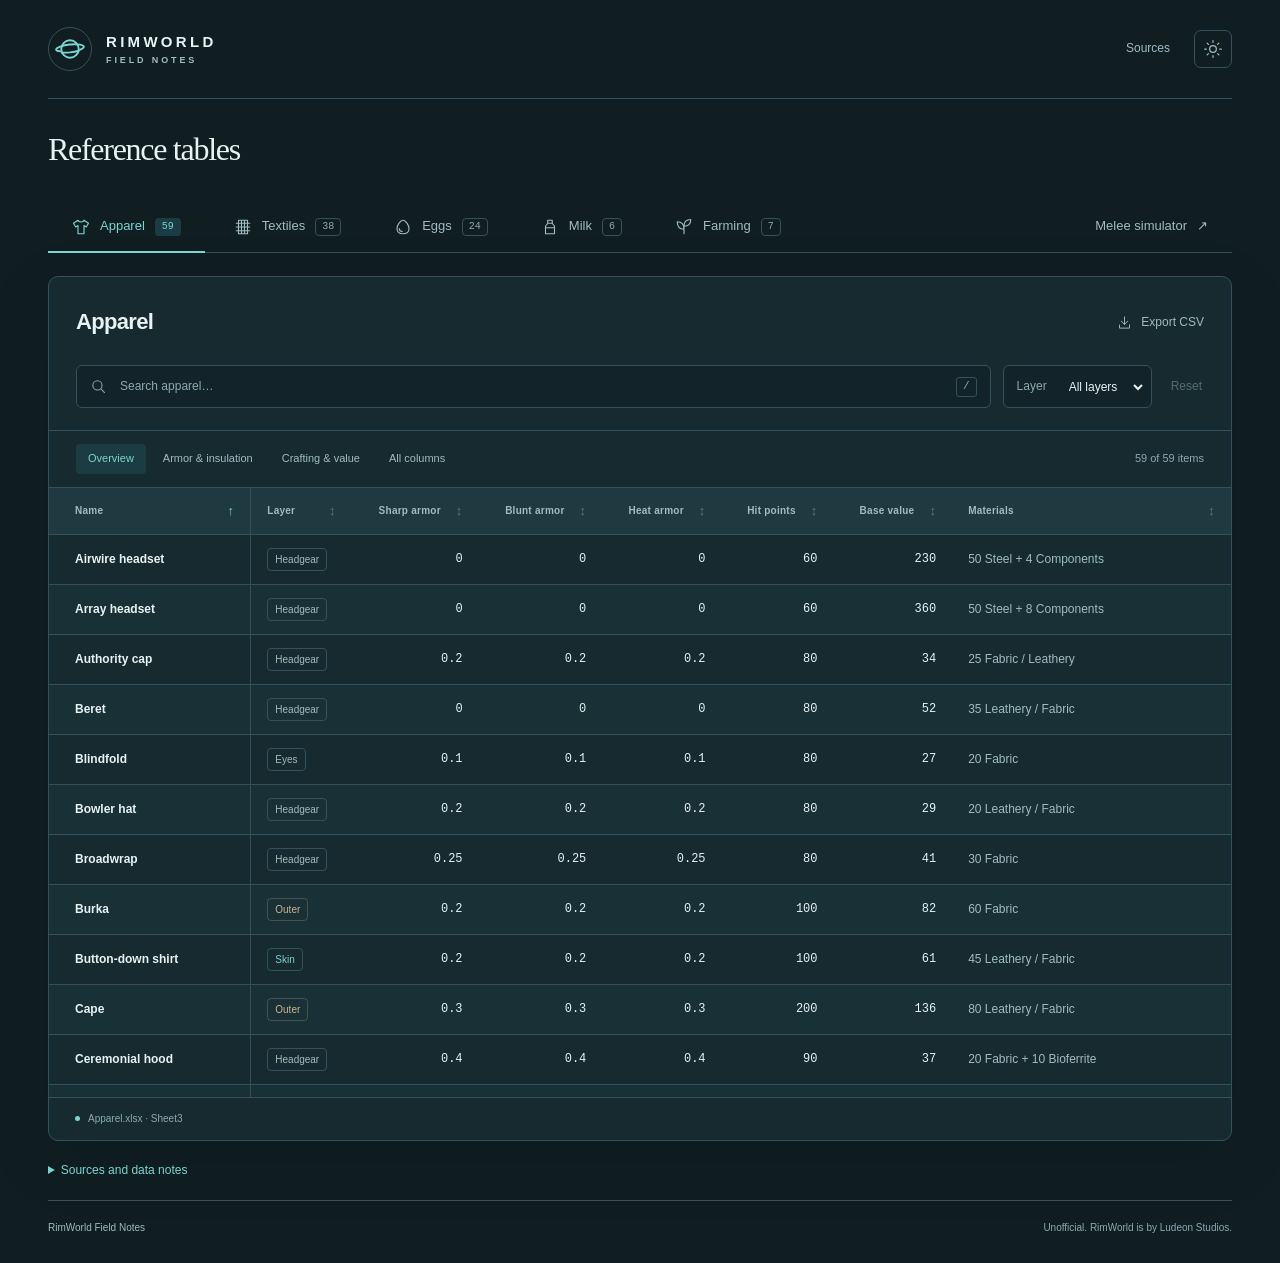
<file: site/index.html>
<!doctype html>
<html lang="en" data-theme="dark">
  <head>
    <meta charset="utf-8">
    <meta name="viewport" content="width=device-width, initial-scale=1">
    <meta name="color-scheme" content="dark light">
    <meta name="description" content="Searchable RimWorld reference tables for apparel, textiles, egg-laying animals, milk-producing animals, and farming.">
    <title>Reference tables · RimWorld Field Notes</title>
    <link rel="icon" type="image/svg+xml" href="./assets/favicon.svg">
    <link rel="stylesheet" href="./assets/styles.css">
    <script src="./assets/data.js" defer></script>
    <script src="./assets/app.js" defer></script>
  </head>
  <body>
    <a class="skip-link" href="#reference">Skip to reference tables</a>
    <svg class="icon-library" xmlns="http://www.w3.org/2000/svg" aria-hidden="true">
      <symbol id="icon-planet" viewBox="0 0 24 24"><circle cx="12" cy="12" r="7"/><path d="M4.1 13.8c-2.1-.1-3.2-.6-3.2-1.4 0-1.6 5-3.4 11.1-4s11.1.2 11.1 1.8c0 .8-1.2 1.7-3.3 2.5M5.3 14.9c2 .1 4.3 0 6.7-.2 2.7-.3 5.2-.8 7.1-1.3"/></symbol>
      <symbol id="icon-shirt" viewBox="0 0 24 24"><path d="m8 3-6 4 3 5 3-2v11h8V10l3 2 3-5-6-4c-1 3-7 3-8 0Z"/></symbol>
      <symbol id="icon-textile" viewBox="0 0 24 24"><path d="M6 3h12v18H6zM3 7h18M3 12h18M3 17h18M10 3v18M14 3v18"/></symbol>
      <symbol id="icon-egg" viewBox="0 0 24 24"><path d="M20 14c0 4.5-3.6 7-8 7s-8-2.5-8-7S8.5 3 12 3s8 6.5 8 11Z"/><path d="M7 14c0 2.2 1.6 4 4 4"/></symbol>
      <symbol id="icon-milk" viewBox="0 0 24 24"><path d="M9 3h6v4l3 4v10H6V11l3-4V3ZM9 7h6M6 13h12"/></symbol>
      <symbol id="icon-plant" viewBox="0 0 24 24"><path d="M12 21V10M12 15C5 15 3 11 3 5c6 0 9 3 9 10ZM12 11c0-6 3-9 9-9 0 6-3 9-9 9Z"/></symbol>
      <symbol id="icon-search" viewBox="0 0 24 24"><circle cx="10.5" cy="10.5" r="6.5"/><path d="m16 16 4.5 4.5"/></symbol>
      <symbol id="icon-sun" viewBox="0 0 24 24"><circle cx="12" cy="12" r="4"/><path d="M12 2v2m0 16v2M2 12h2m16 0h2M5 5l1.5 1.5m11 11L19 19M5 19l1.5-1.5m11-11L19 5"/></symbol>
      <symbol id="icon-moon" viewBox="0 0 24 24"><path d="M20.8 13.5A9 9 0 0 1 10.5 3.2a9 9 0 1 0 10.3 10.3Z"/></symbol>
      <symbol id="icon-arrow" viewBox="0 0 24 24"><path d="M5 12h14m-6-6 6 6-6 6"/></symbol>
      <symbol id="icon-close" viewBox="0 0 24 24"><path d="m6 6 12 12M6 18 18 6"/></symbol>
      <symbol id="icon-download" viewBox="0 0 24 24"><path d="M12 3v12m-5-5 5 5 5-5M4 16v5h16v-5"/></symbol>
      <symbol id="icon-info" viewBox="0 0 24 24"><circle cx="12" cy="12" r="9"/><path d="M12 11v6m0-10v.1"/></symbol>
    </svg>

    <header class="site-header">
      <a class="brand" href="./" aria-label="RimWorld Field Notes home">
        <span class="brand-mark"><svg class="icon" aria-hidden="true"><use href="#icon-planet"/></svg></span>
        <span><strong>RIMWORLD</strong><span class="brand-subtitle">FIELD NOTES</span></span>
      </a>
      <div class="header-actions">
        <a href="#source-notes" class="source-link">Sources</a>
        <button class="icon-button" id="theme-toggle" type="button" aria-label="Switch to light theme" title="Switch to light theme"><svg class="icon" aria-hidden="true"><use href="#icon-sun"/></svg></button>
      </div>
    </header>

    <main id="reference">
      <section class="page-intro reference-intro" aria-labelledby="page-title">
        <h1 id="page-title">Reference tables</h1>
      </section>

      <nav class="dataset-nav" aria-label="Reference sections">
        <button class="dataset-button active" type="button" data-dataset="apparel" aria-pressed="true"><svg class="icon" aria-hidden="true"><use href="#icon-shirt"/></svg>Apparel<span class="dataset-count" id="apparel-count">59</span></button>
        <button class="dataset-button" type="button" data-dataset="textiles" aria-pressed="false"><svg class="icon" aria-hidden="true"><use href="#icon-textile"/></svg>Textiles<span class="dataset-count" id="textiles-count">38</span></button>
        <button class="dataset-button" type="button" data-dataset="eggs" aria-pressed="false"><svg class="icon" aria-hidden="true"><use href="#icon-egg"/></svg>Eggs<span class="dataset-count" id="eggs-count">24</span></button>
        <button class="dataset-button" type="button" data-dataset="milk" aria-pressed="false"><svg class="icon" aria-hidden="true"><use href="#icon-milk"/></svg>Milk<span class="dataset-count" id="milk-count">6</span></button>
        <button class="dataset-button" type="button" data-dataset="farming" aria-pressed="false"><svg class="icon" aria-hidden="true"><use href="#icon-plant"/></svg>Farming<span class="dataset-count" id="farming-count">7</span></button>
        <a href="./melee.html" class="dataset-button dataset-link">Melee simulator <span aria-hidden="true">↗</span></a>
      </nav>

      <section class="reference-panel" aria-labelledby="table-title">
        <div class="panel-heading">
          <h2 id="table-title">Apparel</h2>
          <button class="text-button export-button" id="export-csv" type="button"><svg class="icon" aria-hidden="true"><use href="#icon-download"/></svg>Export CSV</button>
        </div>

        <div class="filter-toolbar">
          <label class="search-box"><svg class="icon" aria-hidden="true"><use href="#icon-search"/></svg><span class="sr-only">Search all fields in the current table</span><input id="search" type="search" placeholder="Search apparel…" autocomplete="off" spellcheck="false"><kbd aria-hidden="true">/</kbd></label>
          <label class="category-filter"><span id="category-label">Layer</span><select id="category" aria-labelledby="category-label"><option value="">All layers</option></select></label>
          <div class="extra-filters" id="extra-filters"></div>
          <button class="reset-button" id="reset-filters" type="button" disabled>Reset</button>
        </div>

        <div class="view-toolbar"><div class="column-views" id="column-views" role="group" aria-label="Column views"></div><span class="result-count" id="result-count" role="status" aria-live="polite"></span></div>

        <div class="table-scroll" id="table-scroll" role="region" aria-label="Apparel table; scroll for more columns" tabindex="0">
          <table id="reference-table"><caption class="sr-only" id="table-caption">Apparel from Apparel.xlsx. Select a column heading to sort or an item name to see every field.</caption><thead id="table-head"></thead><tbody id="table-body"></tbody></table>
        </div>
        <div id="empty-state" class="empty-state" hidden><p>No results.</p><button type="button" class="text-button" id="empty-reset">Clear filters</button></div>
        <div class="table-footer"><span><span class="footer-dot"></span><span id="source-label">Apparel.xlsx</span></span></div>
      </section>

      <details class="source-notes" id="source-notes">
        <summary>Sources and data notes</summary>
        <p class="data-note">Values as supplied. — = blank source cell.</p>
        <div class="notes-grid" id="equipment-data-notes"><p>Armor is unadjusted for material or quality. × = multiplier; °C = fixed temperature.</p></div>
        <div class="notes-grid" id="egg-data-notes" hidden><p>Maximum output per female; 60-day year. Female and breeder feed are separate. Male ratios are approximate. Male requirements refer to laying, not hatching. Percentages may exceed 100%.</p></div>
        <div class="notes-grid" id="milk-data-notes" hidden><p>Estimated output and feed per adult female; 60-day year. Feed efficiency and hay needs are not recalculated.</p></div>
        <div class="notes-grid" id="farming-data-notes" hidden><p>Displayed and actual grow times are separate. Blank Hydroponics values remain blank.</p></div>
        <div class="source-downloads"><a href="./sources/Apparel.xlsx" download>Apparel.xlsx<svg class="icon" aria-hidden="true"><use href="#icon-download"/></svg></a><a href="./sources/Textiles.xlsx" download>Textiles.xlsx<svg class="icon" aria-hidden="true"><use href="#icon-download"/></svg></a><a href="./sources/rimworld_egg_laying_animals_comparison.csv" download>Eggs CSV<svg class="icon" aria-hidden="true"><use href="#icon-download"/></svg></a><a href="./sources/rimworld_milk_producing_animals_comparison.csv" download>Milk CSV<svg class="icon" aria-hidden="true"><use href="#icon-download"/></svg></a><a href="./sources/rimworld_raw_food_crop_productivity_revised.csv" download>Farming CSV<svg class="icon" aria-hidden="true"><use href="#icon-download"/></svg></a></div>
      </details>
      <noscript><p class="noscript-message">JavaScript is required for table controls.</p></noscript>
    </main>

    <footer class="site-footer"><span>RimWorld Field Notes</span><span>Unofficial. RimWorld is by Ludeon Studios.</span></footer>

    <dialog id="detail-dialog" class="detail-dialog" aria-labelledby="detail-title">
      <div class="detail-header"><div><p class="eyebrow" id="detail-category"></p><h2 id="detail-title"></h2></div><button type="button" id="close-detail" class="icon-button" aria-label="Close item details"><svg class="icon" aria-hidden="true"><use href="#icon-close"/></svg></button></div>
      <dl id="detail-fields" class="detail-fields"></dl>
      <p class="detail-source" id="detail-source"></p>
    </dialog>
  </body>
</html>
</file>
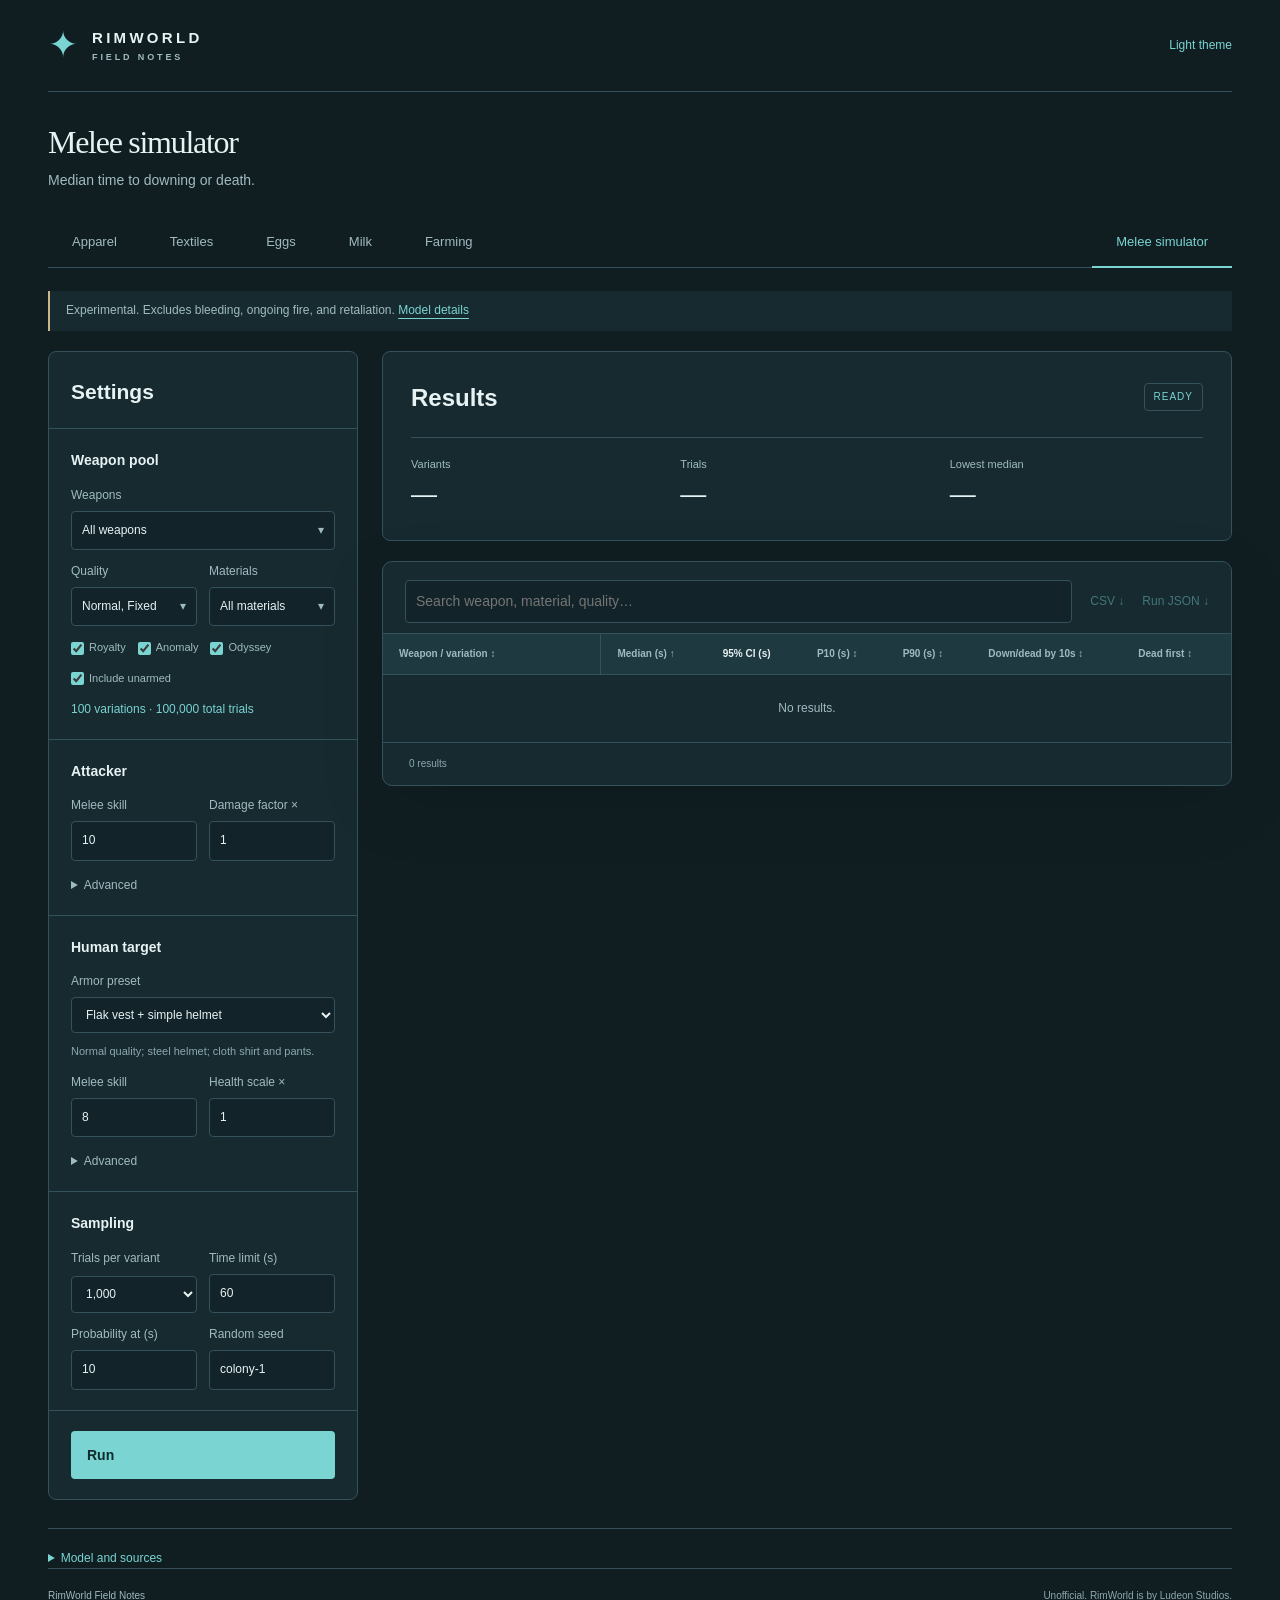
<file: site/melee.html>
<!doctype html>
<html lang="en" data-theme="dark">
<head>
  <meta charset="utf-8">
  <meta name="viewport" content="width=device-width, initial-scale=1">
  <meta name="color-scheme" content="dark light">
  <meta name="description" content="A reproducible, wiki-based Monte Carlo comparison of RimWorld melee weapons using time to incapacitation.">
  <title>Melee simulator · RimWorld Field Notes</title>
  <link rel="icon" type="image/svg+xml" href="./assets/favicon.svg">
  <link rel="stylesheet" href="./assets/styles.css">
  <link rel="stylesheet" href="./assets/melee.css">
  <script src="./assets/melee-data.js" defer></script>
  <script src="./assets/melee-engine.js" defer></script>
  <script src="./assets/melee-app.js" defer></script>
</head>
<body>
  <a class="skip-link" href="#lab">Skip to simulator</a>
  <header class="site-header simulator-header">
    <a class="brand" href="./index.html"><span class="lab-mark" aria-hidden="true">✦</span><span><strong>RIMWORLD</strong><span class="brand-subtitle">FIELD NOTES</span></span></a>
    <div class="header-actions"><button id="theme-toggle" class="text-button" type="button" aria-label="Switch to light theme">Light theme</button></div>
  </header>
  <main id="lab">
    <section class="page-intro lab-intro">
      <div><h1>Melee simulator</h1><p class="intro-copy">Median time to downing or death.</p></div>
    </section>
    <nav class="dataset-nav simulator-nav" aria-label="Reference sections">
      <a class="dataset-button" href="./index.html#apparel">Apparel</a>
      <a class="dataset-button" href="./index.html#textiles">Textiles</a>
      <a class="dataset-button" href="./index.html#eggs">Eggs</a>
      <a class="dataset-button" href="./index.html#milk">Milk</a>
      <a class="dataset-button" href="./index.html#farming">Farming</a>
      <a class="dataset-button dataset-link active" href="#lab" aria-current="page">Melee simulator</a>
    </nav>
    <aside class="model-notice">Experimental. Excludes bleeding, ongoing fire, and retaliation. <a href="#method">Model details</a></aside>
    <div class="lab-layout">
      <form id="sim-form" class="settings-panel">
        <fieldset id="settings">
          <legend class="sr-only">Simulation settings</legend>
          <div class="settings-heading"><h2>Settings</h2></div>
          <div class="setting-section">
            <h3>Weapon pool</h3>
            <div class="multi-field"><span id="weapons-label">Weapons</span><details class="multi-picker" id="weapons-picker"><summary aria-labelledby="weapons-label weapons-summary"><span id="weapons-summary">All weapons</span></summary><div class="multi-menu"><div class="multi-actions"><button type="button" id="weapons-all">All</button><button type="button" id="weapons-clear">Clear</button></div><div class="option-list" id="weapons-options" role="group" aria-label="Weapons"></div></div></details></div>
            <div class="field-pair">
              <div class="multi-field"><span id="qualities-label">Quality</span><details class="multi-picker" id="qualities-picker"><summary aria-labelledby="qualities-label qualities-summary"><span id="qualities-summary">Normal, Fixed</span></summary><div class="multi-menu"><div class="multi-actions"><button type="button" id="qualities-all">All</button><button type="button" id="qualities-clear">Clear</button></div><div class="option-list" id="qualities-options" role="group" aria-label="Quality"></div></div></details></div>
              <div class="multi-field"><span id="materials-label">Materials</span><details class="multi-picker" id="materials-picker"><summary aria-labelledby="materials-label materials-summary"><span id="materials-summary">All materials</span></summary><div class="multi-menu"><div class="multi-actions"><button type="button" id="materials-all">All</button><button type="button" id="materials-clear">Clear</button></div><div class="option-list" id="materials-options" role="group" aria-label="Materials"></div></div></details></div>
            </div>
            <div class="check-row" role="group" aria-label="Enabled DLC"><label><input type="checkbox" id="dlc-Royalty" checked> Royalty</label><label><input type="checkbox" id="dlc-Anomaly" checked> Anomaly</label><label><input type="checkbox" id="dlc-Odyssey" checked> Odyssey</label></div>
            <label class="check-label"><input type="checkbox" id="unarmed" checked> Include unarmed</label>
            <p class="pool-count" id="pool-count" role="status"></p>
          </div>
          <div class="setting-section">
            <h3>Attacker</h3>
            <div class="field-pair"><label>Melee skill<input id="skill" type="number" min="0" max="20" step="1" value="10" required></label><label>Damage factor ×<input id="damageFactor" type="number" min="0.1" max="5" step="0.05" value="1" required></label></div>
            <details class="advanced"><summary>Advanced</summary><div class="field-pair"><label>Manipulation ×<input id="manipulation" type="number" min="0.1" max="2" step="0.05" value="1" required></label><label>Sight ×<input id="sight" type="number" min="0.1" max="2" step="0.05" value="1" required></label><label>Skill offset<input id="skillOffset" type="number" min="-20" max="20" step="1" value="0" title="Brawler: +4" required></label><label>Cooldown factor ×<input id="cooldownFactor" type="number" min="0.1" max="5" step="0.05" value="1" title="Lower values mean faster attacks" required></label></div></details>
          </div>
          <div class="setting-section">
            <h3>Human target</h3>
            <label>Armor preset<select id="armor"><option value="none">Unarmored</option><option value="flak" selected>Flak vest + simple helmet</option><option value="marine">Marine armor + marine helmet</option></select></label>
            <p class="field-help" id="armor-description"></p>
            <div class="field-pair"><label>Melee skill<input id="targetSkill" type="number" min="0" max="20" step="1" value="8" required></label><label>Health scale ×<input id="healthScale" type="number" min="0.1" max="5" step="0.05" value="1" required></label></div>
            <details class="advanced"><summary>Advanced</summary><div class="field-pair"><label>Initial moving ×<input id="targetMoving" type="number" min="0.2" max="2" step="0.05" value="1" required></label><label>Initial sight ×<input id="targetSight" type="number" min="0.1" max="2" step="0.05" value="1" required></label><label>Dodge skill offset<input id="dodgeOffset" type="number" min="-20" max="30" step="1" value="0" title="Nimble: +15" required></label><label>Pain factor ×<input id="painFactor" type="number" min="0" max="3" step="0.05" value="1" title="0 disables pain" required></label><label>Pain shock threshold<input id="painThreshold" type="number" min="0.1" max="2" step="0.05" value="0.8" title="Values above 1 prevent pain shock" required></label><label>Incoming damage ×<input id="incomingFactor" type="number" min="0.1" max="5" step="0.05" value="1" required></label></div></details>
          </div>
          <div class="setting-section">
            <h3>Sampling</h3>
            <div class="field-pair"><label>Trials per variant<select id="trials"><option value="100">100</option><option value="1000" selected>1,000</option><option value="5000">5,000</option><option value="10000">10,000</option></select></label><label>Time limit (s)<input id="limit" type="number" min="10" max="300" step="1" value="60" required></label><label>Probability at (s)<input id="horizon" type="number" min="1" max="300" step="1" value="10" required></label><label>Random seed<input id="seed" type="text" maxlength="100" value="colony-1" title="Same seed and settings reproduce the trials" required autocomplete="off" spellcheck="false"></label></div>
          </div>
        </fieldset>
        <div class="run-controls"><button class="run-button" id="run" type="submit">Run</button><button id="cancel" class="text-button" type="button" hidden>Stop</button><p id="form-error" class="form-error" role="alert" hidden></p></div>
      </form>
      <div class="results-column">
        <section class="run-panel" aria-labelledby="run-title">
          <div class="run-topline"><h2 id="run-title">Results</h2><span id="run-badge" class="status-badge">READY</span></div>
          <p id="run-description" hidden></p>
          <progress id="run-progress" value="0" max="100" aria-label="Comparison progress" hidden></progress>
          <p id="run-status" role="status" aria-live="polite"></p>
          <div class="run-metrics"><div><span>Variants</span><strong id="metric-variants">—</strong></div><div><span>Trials</span><strong id="metric-trials">—</strong></div><div><span>Lowest median</span><strong id="metric-median">—</strong></div></div>
        </section>
        <section class="reference-panel lab-results" aria-label="Weapon comparison">
          <div class="lab-table-toolbar"><label class="lab-search"><span class="sr-only">Search completed results</span><input type="search" id="result-search" placeholder="Search weapon, material, quality…" autocomplete="off"></label><button type="button" class="text-button" id="export-csv" disabled>CSV ↓</button><button type="button" class="text-button" id="export-json" disabled>Run JSON ↓</button></div>
          <div class="table-scroll" role="region" aria-label="Simulation results; scroll for more columns" tabindex="0">
            <table id="results-table"><caption class="sr-only">Melee weapon comparison, initially sorted by median time to incapacitation, fastest first. Not reached means the requested percentile exceeds the time limit.</caption><thead><tr><th scope="col" data-sort="weapon" aria-sort="none"><button type="button">Weapon / variation ↕</button></th><th scope="col" data-sort="median" aria-sort="ascending"><button type="button">Median (s) ↑</button></th><th scope="col" title="95% confidence interval for the model median; sampling uncertainty only">95% CI (s)</th><th scope="col" data-sort="p10" aria-sort="none"><button type="button">P10 (s) ↕</button></th><th scope="col" data-sort="p90" aria-sort="none"><button type="button">P90 (s) ↕</button></th><th scope="col" data-sort="byHorizon" aria-sort="none"><button type="button" id="horizon-heading">Down/dead by 10s ↕</button></th><th scope="col" data-sort="deathFraction" aria-sort="none"><button type="button">Dead first ↕</button></th><th scope="col" data-sort="censored" aria-sort="none"><button type="button">Timeouts ↕</button></th></tr></thead><tbody id="results-body"></tbody></table>
          </div>
          <div id="results-empty" class="lab-empty">No results.</div>
          <div class="table-footer"><span id="results-count">0 results</span></div>
        </section>
        <section id="variant-detail" class="variant-panel" aria-labelledby="variant-title" hidden>
          <div class="run-topline"><h2 id="variant-title"></h2><a id="variant-source" target="_blank" rel="noopener noreferrer">Wiki ↗</a></div>
          <p id="variant-subtitle"></p><p id="variant-special" class="special-note" hidden></p>
          <h3>Cumulative incapacitation (%)</h3>
          <svg id="distribution" viewBox="0 0 680 220" role="img" aria-labelledby="chart-title chart-description"><title id="chart-title">Cumulative incapacitation over time</title><desc id="chart-description"></desc></svg>
          <p id="variant-probabilities"></p>
          <h3>Attack mix</h3><div class="mix-scroll"><table class="attack-mix"><thead><tr><th scope="col">Attack</th><th scope="col">Damage</th><th scope="col">AP</th><th scope="col">Cooldown</th><th scope="col">Selection</th></tr></thead><tbody id="attack-mix"></tbody></table></div>
          <details class="trial-example"><summary>Trial log</summary><div class="example-controls"><label>Trial<input type="number" id="example-number" min="1" max="1000" value="1" step="1"></label><button class="text-button" type="button" id="example-show">Show</button></div><p id="example-summary"></p><ol id="example-log"></ol></details>
        </section>
      </div>
    </div>
    <details class="method-panel" id="method">
      <summary>Model and sources</summary>
      <p id="snapshot-description"></p>
      <ul>
        <li>First swing: 0 s. Each trial starts with a fresh human target.</li>
        <li>Incapacitation: death, pain shock, consciousness &lt;30%, or moving ≤15%. Stun does not count.</li>
        <li>Timeouts remain in all percentiles. “Not reached” means the percentile exceeds the time limit.</li>
        <li>95% intervals measure sampling uncertainty, not model accuracy.</li>
        <li>“Dead first” counts deaths before downing, divided by all trials.</li>
        <li>Fixed = no quality variation. No material = no material variation. Unarmed is selected separately.</li>
      </ul>
      <p><a href="https://github.com/ttdow/rimworld-reference/blob/main/docs/melee-model.md" target="_blank" rel="noopener noreferrer">Full model specification and limitations ↗</a></p>
      <details class="source-revisions"><summary>Wiki revisions</summary><p>RimWorld Wiki contributors · <a href="https://creativecommons.org/licenses/by-sa/3.0/">CC BY-SA 3.0</a></p><ul id="source-list"></ul></details>
    </details>
    <noscript><p class="noscript-message">JavaScript is required.</p></noscript>
  </main>
  <footer class="site-footer"><span>RimWorld Field Notes</span><span>Unofficial. RimWorld is by Ludeon Studios.</span></footer>
</body>
</html>
</file>
<file: site/assets/styles.css>
@charset "UTF-8";

:root {
  color-scheme: dark;
  --bg: #101e22;
  --panel: #162a30;
  --panel-alt: #1b3238;
  --input: #122329;
  --text: #e7f2f3;
  --muted: #a0bbc0;
  --subtle: #8da9b0;
  --line: #35515b;
  --accent: #79d4d2;
  --accent-text: #102a2e;
  --accent-wash: #1b3c42;
  --gold: #cbb58b;
  --hover: #203c44;
  --table-head: #1f3941;
  --table-row: #193037;
  --shadow: 0 20px 65px #0002;
  font-family: "Segoe UI", -apple-system, BlinkMacSystemFont, sans-serif;
  font-synthesis: none;
  text-rendering: optimizeLegibility;
}

:root[data-theme="light"] {
  color-scheme: light;
  --bg: #edf6f7;
  --panel: #fbfefe;
  --panel-alt: #eff7f8;
  --input: #f7fcfc;
  --text: #183a43;
  --muted: #486870;
  --subtle: #536f77;
  --line: #c8dce0;
  --accent: #16666b;
  --accent-text: #f1fcfc;
  --accent-wash: #d9eff0;
  --gold: #82673b;
  --hover: #e2f1f2;
  --table-head: #e2f0f2;
  --table-row: #f0f8f9;
  --shadow: 0 20px 65px #153b4508;
}

* { box-sizing: border-box; }
html { scroll-behavior: smooth; scroll-padding-top: 24px; }
body { margin: 0; background: var(--bg); color: var(--text); font-size: 14px; line-height: 1.6; }
button, input, select { font: inherit; }
button, select { cursor: pointer; }
button, a, input, select { -webkit-tap-highlight-color: transparent; }
button { color: inherit; }
a { color: var(--accent); text-decoration-thickness: 1px; text-underline-offset: 4px; }
button { border: 0; }
button:disabled { cursor: default; opacity: .45; }
:focus-visible { outline: 2px solid var(--accent); outline-offset: 4px; }
[hidden] { display: none !important; }
.icon-library { position: absolute; width: 0; height: 0; overflow: hidden; }
.icon { width: 20px; height: 20px; fill: none; stroke: currentColor; stroke-width: 1.5; stroke-linecap: round; stroke-linejoin: round; flex: none; }
.sr-only { position: absolute; width: 1px; height: 1px; padding: 0; margin: -1px; overflow: hidden; clip: rect(0, 0, 0, 0); white-space: nowrap; border: 0; }
.skip-link { position: fixed; top: -80px; left: 20px; z-index: 100; padding: 12px 20px; background: var(--accent); color: var(--accent-text); }
.skip-link:focus { top: 16px; }

.site-header, main, .site-footer { width: min(1480px, calc(100% - 96px)); margin-inline: auto; }
.site-header { display: flex; justify-content: space-between; align-items: center; padding-block: 27px; border-bottom: 1px solid var(--line); }
.brand { display: inline-flex; align-items: center; gap: 14px; color: var(--text); text-decoration: none; }
.brand-mark { display: grid; place-items: center; width: 44px; height: 44px; color: var(--accent); border: 1px solid var(--line); border-radius: 50%; }
.brand-mark .icon { width: 30px; height: 30px; }
.brand strong { display: block; font-size: 15px; font-weight: 650; letter-spacing: .22em; line-height: 1.5; }
.brand-subtitle { display: block; font-size: 9px; font-weight: 600; letter-spacing: .32em; color: var(--muted); }
.header-actions { display: flex; align-items: center; gap: 24px; }
.source-link { color: var(--muted); font-size: 12px; text-decoration: none; }
.source-link:hover { color: var(--text); }
.icon-button { width: 38px; height: 38px; display: inline-flex; align-items: center; justify-content: center; border: 1px solid var(--line); border-radius: 7px; background: transparent; color: var(--muted); }
.icon-button:hover { color: var(--accent); background: var(--hover); }
.page-intro { padding: 43px 0 29px; position: relative; }
.page-intro.reference-intro { padding-block: 24px; }
.reference-intro h1 { font-size: 32px; }
.eyebrow { margin: 0; color: var(--subtle); font-family: Consolas, "SFMono-Regular", monospace; font-size: 10px; font-weight: 500; letter-spacing: .17em; }
h1 { margin: 7px 0 8px; font-family: Georgia, "Times New Roman", serif; font-size: clamp(32px, 3.7vw, 50px); line-height: 1.2; font-weight: 400; letter-spacing: -.04em; }
.title-period { color: var(--gold); }
.intro-copy { margin: 0; color: var(--muted); font-size: 14px; }
.dataset-nav { display: flex; flex-wrap: wrap; gap: 5px; padding-block: 3px 0; border-bottom: 1px solid var(--line); margin-bottom: 23px; }
.dataset-button { display: inline-flex; align-items: center; justify-content: center; gap: 10px; padding: 13px 24px 15px; background: transparent; color: var(--muted); position: relative; font-size: 13px; }
.dataset-button .icon { width: 18px; height: 18px; }
.dataset-button:hover { color: var(--text); background: var(--hover); }
.dataset-link { margin-left: auto; text-decoration: none; }
.dataset-button.active { color: var(--accent); }
.dataset-button.active::after { content: ""; height: 2px; background: var(--accent); position: absolute; bottom: -1px; left: 0; right: 0; }
.dataset-count { padding: 0 6px; border: 1px solid var(--line); border-radius: 4px; font-size: 10px; font-family: Consolas, monospace; color: var(--subtle); }
.dataset-button.active .dataset-count { background: var(--accent-wash); border-color: transparent; color: var(--accent); }
.reference-panel { border: 1px solid var(--line); border-radius: 10px; background: var(--panel); box-shadow: var(--shadow); overflow: hidden; }
.panel-heading { padding: 25px 27px 23px; display: flex; justify-content: space-between; align-items: center; gap: 20px; }
.panel-heading h2 { margin: 2px 0 3px; font-size: 22px; font-weight: 550; letter-spacing: -.03em; }
.text-button { display: inline-flex; align-items: center; justify-content: center; gap: 9px; padding: 8px 0; background: transparent; color: var(--accent); font-size: 12px; text-decoration: none; }
.text-button:hover { text-decoration: underline; text-underline-offset: 4px; }
.text-button .icon { width: 15px; height: 15px; }
.export-button { color: var(--muted); }
.filter-toolbar { padding: 0 27px 22px; display: flex; flex-wrap: wrap; gap: 12px; align-items: center; }
.extra-filters { display: contents; }
.search-box { display: flex; gap: 11px; align-items: center; height: 43px; padding: 0 13px; border: 1px solid var(--line); border-radius: 6px; background: var(--input); flex: 1; min-width: 180px; }
.search-box:focus-within { border-color: var(--accent); }
.search-box .icon { width: 17px; height: 17px; color: var(--subtle); }
.search-box input { border: 0; outline: none; background: transparent; color: var(--text); width: 100%; min-width: 0; font-size: 12px; }
.search-box input::placeholder { color: var(--subtle); opacity: 1; }
.search-box kbd { border: 1px solid var(--line); border-radius: 3px; color: var(--subtle); padding: 0 6px; font-size: 11px; }
.category-filter { display: flex; align-items: center; gap: 10px; height: 43px; padding-inline: 13px 5px; background: var(--input); border: 1px solid var(--line); border-radius: 6px; font-size: 12px; }
.category-filter > span { color: var(--subtle); }
.category-filter select { background: transparent; border: 0; color: var(--text); padding: 7px 8px; max-width: 170px; font-size: 12px; }
.category-filter option { background: var(--panel); color: var(--text); }
.reset-button { background: transparent; padding: 10px 2px 10px 7px; color: var(--muted); font-size: 12px; }
.reset-button:not(:disabled):hover { color: var(--accent); }
.view-toolbar { display: flex; justify-content: space-between; align-items: center; gap: 16px; padding: 13px 27px; border-top: 1px solid var(--line); }
.column-views { display: flex; align-items: center; flex-wrap: wrap; gap: 5px; }
.view-button { background: transparent; color: var(--muted); font-size: 11px; padding: 6px 12px; border-radius: 4px; white-space: nowrap; }
.view-button:hover { color: var(--text); background: var(--hover); }
.view-button.active { background: var(--accent-wash); color: var(--accent); }
.result-count { flex: none; font-size: 11px; color: var(--subtle); font-variant-numeric: tabular-nums; }
.table-scroll { width: 100%; overflow: auto; max-height: 610px; border-top: 1px solid var(--line); scrollbar-color: var(--line) var(--panel); scrollbar-width: thin; }
table { border-collapse: separate; border-spacing: 0; width: 100%; text-align: left; font-size: 12px; }
th { position: sticky; top: 0; z-index: 2; background: var(--table-head); border-bottom: 1px solid var(--line); padding: 0; white-space: nowrap; text-align: left; }
.sort-button { display: flex; width: 100%; align-items: center; justify-content: space-between; gap: 15px; min-height: 46px; background: transparent; color: var(--muted); padding: 11px 16px; text-align: left; font-size: 10px; font-weight: 600; letter-spacing: .025em; }
.sort-button:hover { background: var(--hover); color: var(--text); }
.sort-icon { color: var(--subtle); opacity: .55; font-size: 13px; font-weight: 400; }
th[aria-sort="ascending"] .sort-icon, th[aria-sort="descending"] .sort-icon { color: var(--accent); opacity: 1; }
td { border-bottom: 1px solid var(--line); padding: 13px 16px; height: 49px; vertical-align: middle; background: var(--panel); color: var(--muted); }
tbody tr:nth-child(even) td { background: var(--table-row); }
tbody tr:hover td { background: var(--hover); }
tbody tr:last-child td { border-bottom: 0; }
th:first-child, td:first-child { position: sticky; left: 0; padding-left: 26px; min-width: 185px; z-index: 1; border-right: 1px solid var(--line); }
th:first-child { z-index: 3; padding-left: 0; }
th:first-child .sort-button { padding-left: 26px; }
td:last-child { padding-right: 25px; }
.numeric { text-align: right; white-space: nowrap; font-variant-numeric: tabular-nums; font-family: Consolas, "SFMono-Regular", monospace; font-size: 12px; color: var(--text); }
th.numeric .sort-button { justify-content: flex-end; font-family: "Segoe UI", sans-serif; }
.name-cell { white-space: nowrap; }
.item-name { background: transparent; color: var(--text); padding: 0; font-weight: 550; text-align: left; font-size: 12px; }
.item-name:hover { color: var(--accent); text-decoration: underline; text-underline-offset: 4px; }
.category-chip { display: inline-block; padding: 2px 7px; font-size: 10px; line-height: 1.7; border: 1px solid var(--line); border-radius: 4px; color: var(--muted); white-space: nowrap; }
.category-chip[data-category="Outer"], .category-chip[data-category="Leathery"] { color: var(--gold); border-color: color-mix(in srgb, var(--gold) 25%, transparent); }
.category-chip[data-category="Skin"], .category-chip[data-category="Fabric"] { color: var(--accent); border-color: color-mix(in srgb, var(--accent) 25%, transparent); }
.long-text { min-width: 220px; max-width: 290px; line-height: 1.7; }
.materials-cell { min-width: 200px; max-width: 255px; line-height: 1.7; }
.missing { color: var(--subtle); font-weight: 400; }
.table-footer { display: flex; justify-content: space-between; align-items: center; gap: 20px; padding: 13px 26px; border-top: 1px solid var(--line); color: var(--subtle); font-size: 10px; }
.table-footer > span:first-child { display: flex; align-items: center; gap: 8px; flex: 0 1 auto; min-width: 0; }
#source-label { overflow-wrap: anywhere; }
.footer-dot { width: 5px; height: 5px; background: var(--accent); border-radius: 50%; }
.empty-state { text-align: center; padding: 24px 20px; border-top: 1px solid var(--line); }
.empty-state p { color: var(--muted); margin: 0 0 10px; font-size: 12px; }
.source-notes { padding: 20px 0; }
.source-notes > summary { cursor: pointer; color: var(--accent); font-size: 12px; }
.notes-grid { margin-top: 8px; }
.notes-grid p, .data-note { color: var(--subtle); font-size: 11px; line-height: 1.9; }
.notes-grid p { margin: 0; }
.notes-grid strong { color: var(--muted); font-weight: 500; }
.source-downloads { display: flex; flex-wrap: wrap; gap: 21px; margin-top: 15px; font-size: 10px; color: var(--subtle); }
.source-downloads a { display: inline-flex; align-items: center; gap: 7px; color: var(--muted); text-decoration: none; }
.source-downloads a:hover { color: var(--accent); text-decoration: underline; }
.source-downloads .icon { width: 12px; height: 12px; }
.site-footer { padding: 19px 0 27px; border-top: 1px solid var(--line); color: var(--subtle); font-size: 10px; display: flex; align-items: center; justify-content: space-between; gap: 20px; }
.site-footer > span:first-child { color: var(--muted); }
.noscript-message { padding: 20px; border: 1px solid var(--line); }

.detail-dialog { width: min(700px, calc(100% - 32px)); max-height: 87vh; padding: 0; color: var(--text); background: var(--panel); border: 1px solid var(--line); border-radius: 12px; box-shadow: 0 24px 120px #0006; }
.detail-dialog::backdrop { background: #071419bb; backdrop-filter: blur(4px); }
body:has(.detail-dialog[open]) { overflow: hidden; }
.detail-header { display: flex; align-items: center; justify-content: space-between; gap: 15px; padding: 25px 28px; border-bottom: 1px solid var(--line); position: sticky; top: 0; background: var(--panel); }
.detail-header h2 { font-family: Georgia, serif; font-size: 27px; line-height: 1.3; font-weight: 400; margin: 5px 0 0; }
.detail-fields { margin: 0; padding: 4px 28px; }
.detail-row { display: grid; grid-template-columns: 1fr 1.1fr; gap: 24px; padding: 12px 0; border-bottom: 1px solid var(--line); }
.detail-row:last-child { border-bottom: 0; }
.detail-fields dt { color: var(--muted); font-size: 12px; }
.detail-fields dd { margin: 0; font-size: 12px; text-align: right; overflow-wrap: anywhere; }
.detail-source { padding: 18px 28px; margin: 0; border-top: 1px solid var(--line); font-size: 10px; color: var(--subtle); }

@media (min-width: 1600px) { .page-intro { padding-block: 48px 35px; } .table-scroll { max-height: 670px; } }
@media (max-width: 1000px) { .site-header, main, .site-footer { width: calc(100% - 48px); } .panel-heading { padding: 22px; } .filter-toolbar { padding-inline: 22px; } .view-toolbar { padding-inline: 17px; } .table-footer { padding-inline: 22px; } .column-views { gap: 2px; } .view-button { padding: 6px 9px; } }
@media (max-width: 650px) {
  .site-header, main, .site-footer { width: calc(100% - 32px); }
  .site-header { padding-block: 18px; }
  .brand { gap: 10px; }
  .brand-mark { width: 36px; height: 36px; }
  .brand-mark .icon { width: 25px; height: 25px; }
  .brand strong { font-size: 12px; }
  .brand-subtitle { font-size: 8px; }
  .header-actions { gap: 13px; }
  .source-link { font-size: 10px; }
  .icon-button { width: 34px; height: 34px; }
  .page-intro { padding: 31px 0 23px; }
  .intro-copy { font-size: 12px; max-width: 270px; }
  .dataset-nav { margin-bottom: 17px; }
  .dataset-button { padding: 12px; flex: 1 1 auto; gap: 7px; font-size: 11px; }
  .panel-heading { padding: 19px 16px; align-items: flex-start; }
  .panel-heading h2 { font-size: 20px; }
  .export-button { font-size: 10px; white-space: nowrap; margin-top: 10px; }
  .filter-toolbar { padding: 0 16px 17px; gap: 10px; flex-wrap: wrap; }
  .search-box { flex-basis: 100%; }
  .category-filter { flex: 1; justify-content: space-between; height: 38px; }
  .category-filter select { flex: 1; max-width: 220px; text-align: right; }
  .reset-button { padding: 7px 2px 7px 7px; }
  .view-toolbar { flex-wrap: wrap; gap: 10px; padding: 12px 12px; }
  .column-views { width: 100%; gap: 3px; }
  .view-button { flex: 1; padding: 6px 7px; font-size: 10px; }
  .result-count { padding-left: 5px; font-size: 10px; }
  .table-scroll { max-height: 510px; }
  th:first-child, td:first-child { min-width: 145px; padding-left: 16px; max-width: 170px; }
  th:first-child { padding-left: 0; }
  th:first-child .sort-button { padding-left: 16px; }
  .name-cell { white-space: normal; }
  td { padding: 12px; }
  .item-name { font-size: 11px; }
  .sort-button { padding-inline: 12px; }
  .table-footer { padding: 12px 16px; align-items: flex-start; gap: 16px; font-size: 9px; }
  .source-downloads { gap: 14px; }
  .site-footer { flex-direction: column; align-items: flex-start; gap: 4px; }
  .detail-header { padding: 20px; }
  .detail-fields { padding-inline: 20px; }
  .detail-row { gap: 16px; }
}
@media (prefers-reduced-motion: reduce) { html { scroll-behavior: auto; } }
@media print { :root { color-scheme: light; --bg: white; --panel: white; --panel-alt: white; --text: black; --muted: #333; --subtle: #555; --line: #bbb; --table-head: #eee; --table-row: #fafafa; } .site-header, main, .site-footer { width: 100%; } .header-actions, .filter-toolbar, .export-button, .source-downloads, .site-footer, .column-views { display: none; } .page-intro { padding-block: 18px; } .table-scroll { max-height: none; overflow: visible; } th, th:first-child, td:first-child { position: static; } .reference-panel { box-shadow: none; } }
</file>
<file: site/assets/melee.css>
.lab-mark { font-size: 36px; line-height: 1; color: var(--accent); }
.simulator-header { gap: 16px; flex-wrap: wrap; }
.simulator-header .header-actions { gap: 12px; flex-wrap: wrap; margin-left: auto; }
.simulator-nav .dataset-button { text-decoration: none; }
.lab-intro { padding-block: 24px; }
.lab-intro h1 { font-size: 32px; }
.model-notice { border-left: 2px solid var(--gold); background: var(--panel); padding: 10px 16px; color: var(--muted); margin: 0 0 20px; font-size: 12px; }
.lab-layout { display: grid; grid-template-columns: 310px minmax(0, 1fr); gap: 24px; align-items: start; }
.settings-panel { border: 1px solid var(--line); border-radius: 8px; background: var(--panel); overflow: hidden; }
#settings { border: 0; margin: 0; padding: 0; min-width: 0; }
.settings-heading, .setting-section { padding: 20px 22px; border-bottom: 1px solid var(--line); }
.settings-heading h2 { margin: 3px 0 0; font-size: 21px; }
.setting-section h3 { margin: 0 0 14px; font-weight: 600; font-size: 14px; }
.settings-panel label, .example-controls label { display: grid; gap: 6px; color: var(--muted); font-size: 12px; }
.settings-panel input:not([type="checkbox"]), .settings-panel select, .example-controls input, .lab-search input { width: 100%; min-width: 0; padding: 9px 10px; color: var(--text); background: var(--input); border: 1px solid var(--line); border-radius: 4px; }
.multi-field { display: grid; gap: 6px; min-width: 0; color: var(--muted); font-size: 12px; }
.multi-picker { position: relative; min-width: 0; }
.multi-picker > summary { display: flex; gap: 8px; align-items: center; justify-content: space-between; list-style: none; padding: 9px 10px; background: var(--input); color: var(--text); border: 1px solid var(--line); border-radius: 4px; }
.multi-picker > summary::-webkit-details-marker { display: none; }
.multi-picker > summary::after { content: "▾"; color: var(--muted); flex: none; }
.multi-picker[open] > summary::after { content: "▴"; }
.multi-picker > summary > span { overflow: hidden; white-space: nowrap; text-overflow: ellipsis; }
.multi-menu { position: absolute; z-index: 10; top: calc(100% + 4px); left: 0; width: 100%; min-width: 180px; padding: 8px; background: var(--panel-alt); border: 1px solid var(--line); border-radius: 4px; box-shadow: var(--shadow); }
#materials-picker .multi-menu { left: auto; right: 0; }
.multi-actions { display: flex; gap: 16px; padding: 2px 6px 8px; border-bottom: 1px solid var(--line); }
.multi-actions button { background: transparent; color: var(--accent); padding: 4px 0; font-size: 12px; }
.multi-actions button:hover { text-decoration: underline; }
.option-list { max-height: 240px; overflow-y: auto; padding-top: 5px; scrollbar-color: var(--line) var(--panel); }
.settings-panel .option-list label { display: flex; gap: 8px; align-items: center; padding: 6px; color: var(--text); font-size: 12px; cursor: pointer; }
.option-list label:hover { background: var(--hover); }
.option-list input { flex: none; }
.field-pair { display: grid; grid-template-columns: repeat(2,minmax(0,1fr)); gap: 12px; margin-top: 12px; }
.field-help { font-size: 11px; line-height: 1.6; color: var(--subtle); margin: 10px 0 0; }
.check-row { display: flex; flex-wrap: wrap; gap: 8px 12px; margin: 13px 0; }
.settings-panel .check-row label, .settings-panel .check-label { display: flex; flex-direction: row; align-items: center; gap: 5px; font-size: 11px; }
input[type="checkbox"] { accent-color: var(--accent); margin: 0; }
.pool-count { color: var(--accent); font-size: 12px; margin-bottom: 0; }
.advanced { margin-top: 15px; font-size: 12px; color: var(--muted); }
summary { cursor: pointer; }
.advanced summary:hover, .trial-example summary:hover { color: var(--accent); }
.run-controls { padding: 20px 22px; display: flex; flex-direction: column; gap: 12px; }
.run-button { background: var(--accent); color: var(--accent-text); border-radius: 4px; font-weight: 650; padding: 13px 16px; display: flex; justify-content: space-between; align-items: center; }
.run-button:hover { filter: brightness(1.08); }
.form-error { color: var(--gold); margin: 0; font-size: 12px; }
.results-column { min-width: 0; display: grid; gap: 20px; }
.run-panel { padding: 25px 28px; background: var(--panel); border: 1px solid var(--line); border-radius: 8px; }
.run-topline { display: flex; justify-content: space-between; gap: 20px; align-items: center; }
.run-topline h2 { margin: 2px 0 0; font-size: 24px; }
.status-badge { font-size: 10px; color: var(--accent); border: 1px solid var(--line); border-radius: 4px; letter-spacing: .1em; padding: 5px 9px; flex: none; }
#run-description { color: var(--muted); font-size: 13px; }
#run-status { color: var(--subtle); font-size: 12px; }
#run-progress { width: 100%; height: 5px; accent-color: var(--accent); }
.run-metrics { display: grid; grid-template-columns: repeat(3,1fr); gap: 16px; border-top: 1px solid var(--line); padding-top: 18px; margin-top: 20px; }
.run-metrics span { display: block; color: var(--muted); font-size: 11px; }
.run-metrics strong { font-size: 26px; font-weight: 450; font-variant-numeric: tabular-nums; }
.lab-results { margin: 0; }
.lab-table-toolbar { display: flex; align-items: center; gap: 18px; padding: 18px 22px 10px; }
.lab-search { flex: 1; min-width: 100px; }
.lab-table-toolbar button { white-space: nowrap; }
#results-table { min-width: 940px; }
#results-table td { font-variant-numeric: tabular-nums; }
#results-table th { padding: 12px 16px; font-size: 10px; }
#results-table th button { white-space: nowrap; background: transparent; color: var(--muted); text-align: left; padding: 0; font-size: inherit; font-weight: 600; }
#results-table th button:hover { color: var(--accent); }
#results-table td:first-child { min-width: 235px; max-width: 300px; }
#results-table td:first-child small { display: block; color: var(--subtle); font-size: 11px; margin-top: 2px; }
.variant-button { padding: 0; text-align: left; background: transparent; color: var(--text); font-weight: 600; }
.variant-button:hover { color: var(--accent); text-decoration: underline; text-underline-offset: 3px; }
.selected-variant td, .selected-variant td:first-child { background: var(--accent-wash) !important; }
.censored-value { color: var(--subtle); font-size: 11px; }
.lab-empty { text-align: center; padding: 24px; color: var(--muted); font-size: 12px; }
.variant-panel { background: var(--panel); border: 1px solid var(--line); border-radius: 8px; padding: 25px 28px; }
.variant-panel h3 { font-size: 14px; font-weight: 600; margin: 24px 0 5px; }
#variant-subtitle, #variant-probabilities { color: var(--muted); font-size: 12px; }
.special-note { padding: 12px 15px; border-left: 2px solid var(--gold); color: var(--gold); background: var(--panel-alt); font-size: 12px; }
#distribution { width: 100%; height: auto; margin-top: 10px; overflow: visible; }
#distribution text { fill: var(--subtle); font-family: inherit; font-size: 11px; }
#distribution .chart-grid { stroke: var(--line); stroke-width: 1; }
#distribution .chart-fill { fill: var(--accent-wash); }
#distribution .chart-line { stroke: var(--accent); stroke-width: 2; fill: none; }
.mix-scroll { overflow-x: auto; }
.attack-mix { width: 100%; min-width: 510px; font-size: 12px; }
.attack-mix th, .attack-mix td { padding: 10px 12px; }
.attack-mix th:first-child, .attack-mix td:first-child { position: static; min-width: 170px; }
.trial-example { border-top: 1px solid var(--line); margin-top: 22px; padding-top: 20px; font-size: 12px; }
.example-controls { display: flex; align-items: end; gap: 20px; margin-top: 16px; }
.example-controls input { width: 100px; }
#example-log { max-height: 320px; overflow: auto; color: var(--muted); padding-left: 24px; }
#example-log li { margin: 10px 0; padding-left: 5px; }
.method-panel { border-top: 1px solid var(--line); padding-top: 20px; margin-top: 28px; color: var(--muted); font-size: 12px; }
.method-panel > summary { color: var(--accent); }
.source-revisions { color: var(--muted); font-size: 12px; border-top: 1px solid var(--line); padding-top: 22px; margin-top: 25px; }
#source-list { columns: 3; padding-left: 18px; }
#source-list li { margin: 5px 0; break-inside: avoid; }
@media (min-width:1600px) { .lab-layout { grid-template-columns: 330px minmax(0,1fr); gap: 30px; } }
@media (max-width:1150px) { .lab-layout { grid-template-columns: 285px minmax(0,1fr); gap: 16px; } .run-panel,.variant-panel { padding: 22px; } }
@media (max-width:800px) { .lab-layout { grid-template-columns: minmax(0,1fr); } #settings { display: grid; grid-template-columns: repeat(2,minmax(0,1fr)); } .settings-heading { grid-column: 1/-1; } .setting-section { padding: 20px; } .run-controls { padding: 20px; } #source-list { columns: 2; } }
@media (max-width:520px) { #settings { display: block; } .lab-table-toolbar { gap: 10px; padding-inline: 15px; flex-wrap: wrap; } .lab-search { flex-basis: 100%; } .run-metrics { gap: 10px; } .run-metrics strong { font-size: 22px; } .variant-panel,.run-panel { padding: 20px 16px; } #source-list { columns: 1; } .site-header .header-actions { gap: 12px; } .site-header .source-link { display: inline; font-size: 11px; } }
</file>
